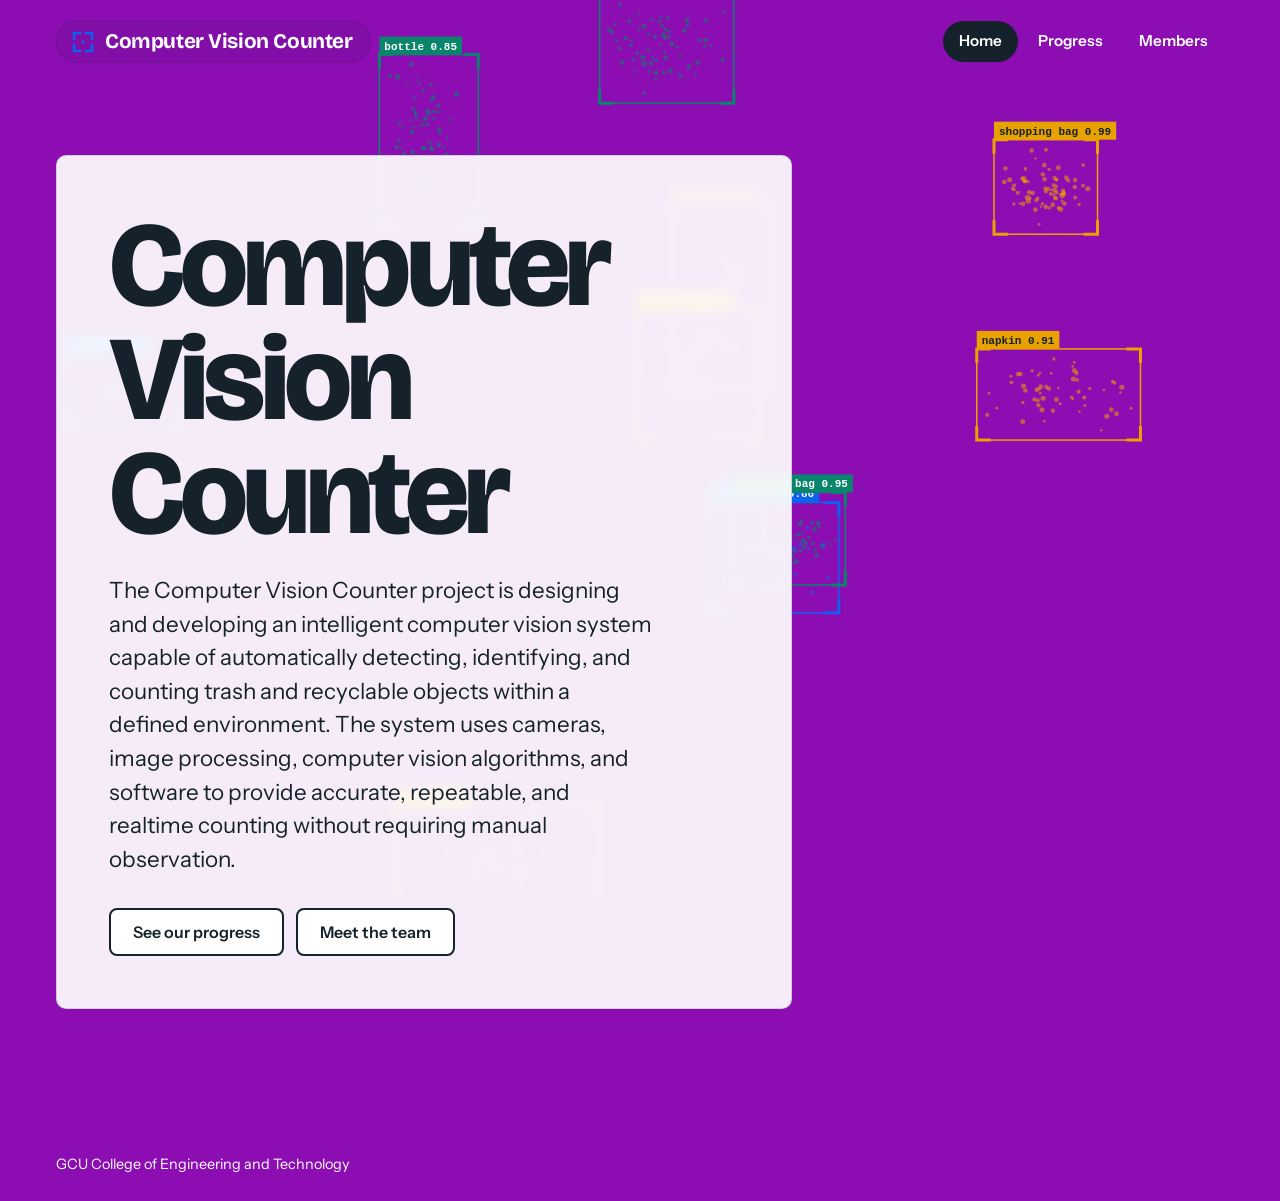
<file: index.html>
<!DOCTYPE html>
<html lang="en">
<head>
  <meta charset="UTF-8">
  <meta name="viewport" content="width=device-width, initial-scale=1">
  <title>Computer Vision Counter | GCU CET</title>
  <meta name="description" content="Sightline is a computer vision project that detects and tracks objects in video.">
  <link rel="preconnect" href="https://fonts.googleapis.com">
  <link rel="preconnect" href="https://fonts.gstatic.com" crossorigin>
  <link href="https://fonts.googleapis.com/css2?family=Bricolage+Grotesque:opsz,wght@12..96,700;800&family=Instrument+Sans:wght@400;600;700&display=swap" rel="stylesheet">
  <link rel="stylesheet" href="styles.css">
</head>
<body>
  <canvas id="cv-bg" aria-hidden="true"></canvas>

  <header class="site-header">
    <a class="brand" href="index.html">
      <svg viewBox="0 0 24 24" width="24" height="24" fill="none" stroke="#0b62f0" stroke-width="2.5" stroke-linecap="square" aria-hidden="true">
        <path d="M3 9V3h6M15 3h6v6M21 15v6h-6M9 21H3v-6"/>
        <circle cx="12" cy="12" r="1.6" fill="#0b62f0" stroke="none"/>
      </svg>
      Computer Vision Counter
    </a>
    <nav class="site-nav" aria-label="Main">
      <ul>
        <li><a href="index.html" aria-current="page">Home</a></li>
        <li><a href="progress.html">Progress</a></li>
        <li><a href="members.html">Members</a></li>
      </ul>
    </nav>
  </header>

  <main>
    <section class="hero">
      <div class="hero-inner">
        <h1>Computer Vision Counter</h1>
        <p class="lede">
          The Computer Vision Counter project is designing and developing an intelligent computer vision
        system capable of automatically detecting, identifying, and counting
        trash and recyclable objects within a defined environment. The system uses cameras,
        image processing, computer vision algorithms, and software to
        provide accurate, repeatable, and realtime counting without requiring
        manual observation.
        </p>
        <div class="hero-actions">
          <a class="btn btn-primary" href="progress.html">See our progress</a>
          <a class="btn btn-outline" href="members.html">Meet the team</a>
        </div>
      </div>
    </section>
  </main>

  <footer class="site-footer">GCU College of Engineering and Technology</footer>

  <script src="background.js"></script>
</body>
</html>
</file>
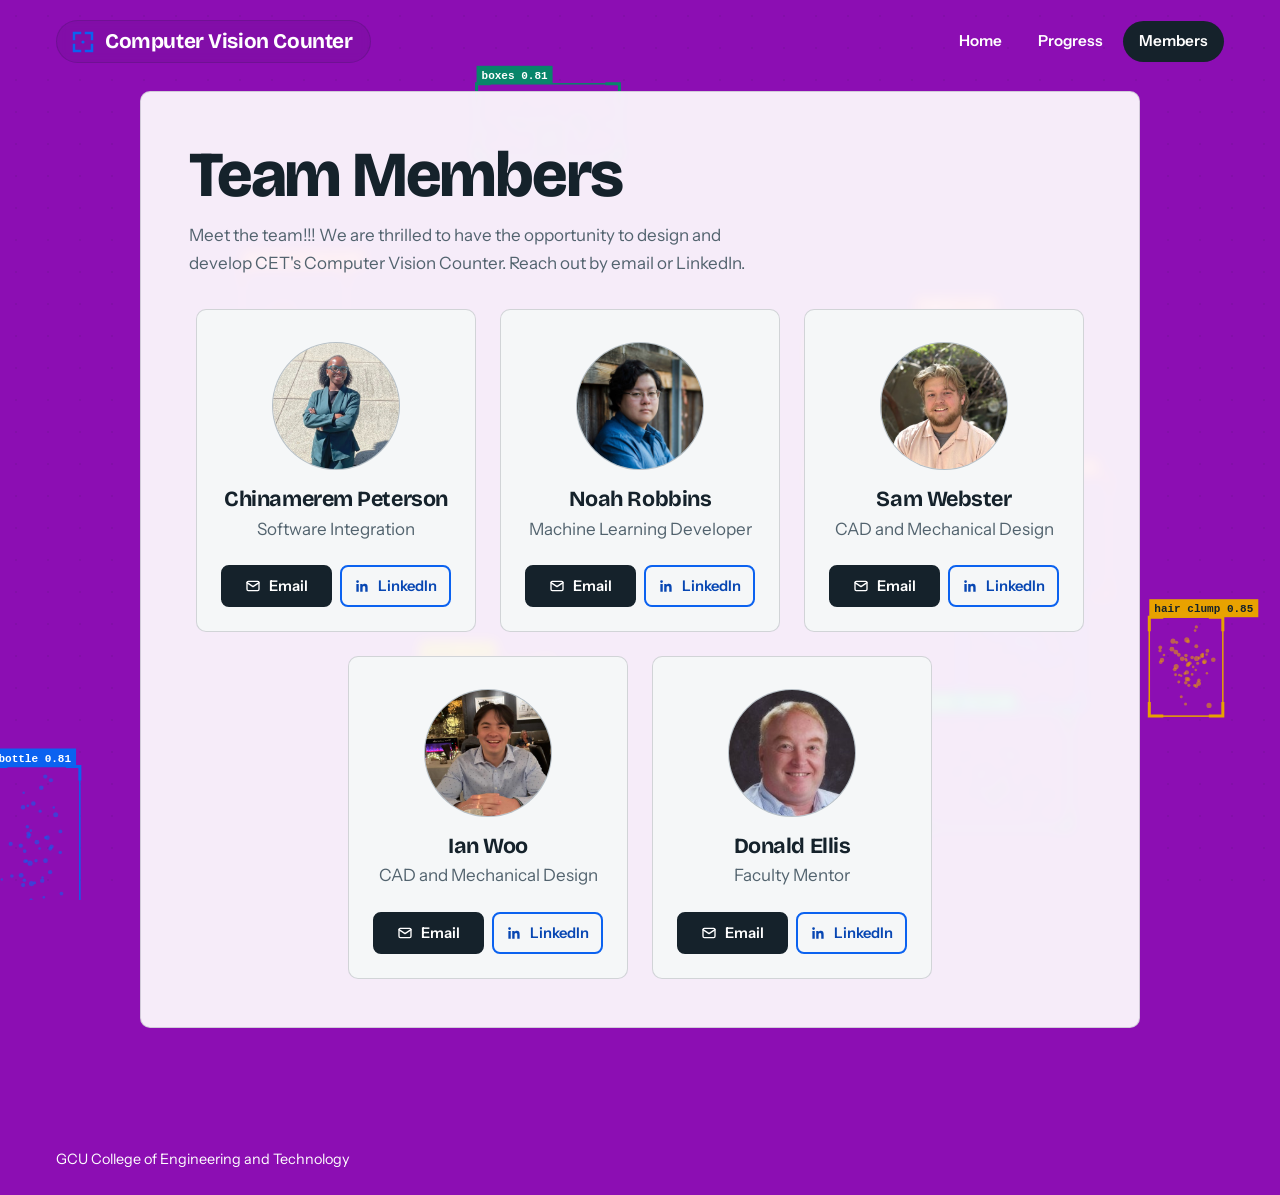
<file: members.html>
<!DOCTYPE html>
<html lang="en">
<head>
  <meta charset="UTF-8">
  <meta name="viewport" content="width=device-width, initial-scale=1">
  <title>Members | Computer Vision Counter</title>
  <meta name="description" content="Meet the five people building the Sightline computer vision project.">
  <link rel="preconnect" href="https://fonts.googleapis.com">
  <link rel="preconnect" href="https://fonts.gstatic.com" crossorigin>
  <link href="https://fonts.googleapis.com/css2?family=Bricolage+Grotesque:opsz,wght@12..96,700;800&family=Instrument+Sans:wght@400;600;700&display=swap" rel="stylesheet">
  <link rel="stylesheet" href="styles.css">
</head>
<body>
  <canvas id="cv-bg" aria-hidden="true"></canvas>

  <header class="site-header">
    <a class="brand" href="index.html">
      <svg viewBox="0 0 24 24" width="24" height="24" fill="none" stroke="#0b62f0" stroke-width="2.5" stroke-linecap="square" aria-hidden="true">
        <path d="M3 9V3h6M15 3h6v6M21 15v6h-6M9 21H3v-6"/>
        <circle cx="12" cy="12" r="1.6" fill="#0b62f0" stroke="none"/>
      </svg>
      Computer Vision Counter
    </a>
    <nav class="site-nav" aria-label="Main">
      <ul>
        <li><a href="index.html">Home</a></li>
        <li><a href="progress.html">Progress</a></li>
        <li><a href="members.html" aria-current="page">Members</a></li>
      </ul>
    </nav>
  </header>

  <main>
    <div class="panel">
    <div class="page-head">
      <h1>Team Members</h1>
      <p>Meet the team!!! We are thrilled to have the opportunity to design and develop CET's Computer Vision Counter. Reach out by email or LinkedIn.</p>
    </div>

   
    <div class="team">

      <article class="member">
        <img class="avatar" src="Chinamerem.jpg" width="128" height="128" alt="Photo" data-name="Chinamerem">
        <h2>Chinamerem Peterson</h2>
        <p class="role">Software Integration</p>
        <div class="actions">
          <a class="btn btn-primary" href="mailto:chinameremp214@gmail.com" aria-label="Email Chinamerem">
            <svg viewBox="0 0 24 24" width="16" height="16" fill="none" stroke="currentColor" stroke-width="2" stroke-linecap="round" stroke-linejoin="round" aria-hidden="true"><rect x="3" y="5" width="18" height="14" rx="2"/><path d="m3 7 9 6 9-6"/></svg>
            Email
          </a>
          <a class="btn btn-linkedin" href="https://www.linkedin.com/in/chinameremp/" target="_blank" rel="noopener noreferrer" aria-label="on LinkedIn (opens in a new tab)">
            <svg viewBox="0 0 24 24" width="16" height="16" fill="currentColor" aria-hidden="true"><path d="M20.45 20.45h-3.56v-5.57c0-1.33-.03-3.04-1.85-3.04-1.86 0-2.14 1.45-2.14 2.94v5.67H9.35V9h3.41v1.56h.05c.48-.9 1.64-1.85 3.37-1.85 3.6 0 4.27 2.37 4.27 5.46v6.28zM5.34 7.43a2.06 2.06 0 1 1 0-4.13 2.06 2.06 0 0 1 0 4.13zM7.12 20.45H3.56V9h3.56v11.45z"/></svg>
            LinkedIn
          </a>
        </div>
      </article>

      <article class="member">
        <img class="avatar" src="Noah.jpg" width="128" height="128" alt="Photo" data-name="Noah">
        <h2>Noah Robbins</h2>
        <p class="role">Machine Learning Developer</p>
        <div class="actions">
          <a class="btn btn-primary" href="mailto:noahrobbinson750@gmail.com" aria-label="Email Noah">
            <svg viewBox="0 0 24 24" width="16" height="16" fill="none" stroke="currentColor" stroke-width="2" stroke-linecap="round" stroke-linejoin="round" aria-hidden="true"><rect x="3" y="5" width="18" height="14" rx="2"/><path d="m3 7 9 6 9-6"/></svg>
            Email
          </a>
          <a class="btn btn-linkedin" href="https://www.linkedin.com/in/noahrobbins00/" target="_blank" rel="noopener noreferrer" aria-label="on LinkedIn (opens in a new tab)">
            <svg viewBox="0 0 24 24" width="16" height="16" fill="currentColor" aria-hidden="true"><path d="M20.45 20.45h-3.56v-5.57c0-1.33-.03-3.04-1.85-3.04-1.86 0-2.14 1.45-2.14 2.94v5.67H9.35V9h3.41v1.56h.05c.48-.9 1.64-1.85 3.37-1.85 3.6 0 4.27 2.37 4.27 5.46v6.28zM5.34 7.43a2.06 2.06 0 1 1 0-4.13 2.06 2.06 0 0 1 0 4.13zM7.12 20.45H3.56V9h3.56v11.45z"/></svg>
            LinkedIn
          </a>
        </div>
      </article>

      <article class="member">
        <img class="avatar" src="Sam.jpg" width="128" height="128" alt="Photo" data-name="Sam">
        <h2>Sam Webster</h2>
        <p class="role">CAD and Mechanical Design</p>
        <div class="actions">
          <a class="btn btn-primary" href="mailto:Samwisetheinventor@gmail.com" aria-label="Email Sam">
            <svg viewBox="0 0 24 24" width="16" height="16" fill="none" stroke="currentColor" stroke-width="2" stroke-linecap="round" stroke-linejoin="round" aria-hidden="true"><rect x="3" y="5" width="18" height="14" rx="2"/><path d="m3 7 9 6 9-6"/></svg>
            Email
          </a>
          <a class="btn btn-linkedin" href="https://www.linkedin.com/in/samwisetheinventor/" target="_blank" rel="noopener noreferrer" aria-label="on LinkedIn (opens in a new tab)">
            <svg viewBox="0 0 24 24" width="16" height="16" fill="currentColor" aria-hidden="true"><path d="M20.45 20.45h-3.56v-5.57c0-1.33-.03-3.04-1.85-3.04-1.86 0-2.14 1.45-2.14 2.94v5.67H9.35V9h3.41v1.56h.05c.48-.9 1.64-1.85 3.37-1.85 3.6 0 4.27 2.37 4.27 5.46v6.28zM5.34 7.43a2.06 2.06 0 1 1 0-4.13 2.06 2.06 0 0 1 0 4.13zM7.12 20.45H3.56V9h3.56v11.45z"/></svg>
            LinkedIn
          </a>
        </div>
      </article>

      <article class="member">
        <img class="avatar" src="Ian.jpg" width="128" height="128" alt="Photo" data-name="Ian">
        <h2>Ian Woo</h2>
        <p class="role">CAD and Mechanical Design</p>
        <div class="actions">
          <a class="btn btn-primary" href="mailto:Ianwwoo@icloud.com" aria-label="Email Ian">
            <svg viewBox="0 0 24 24" width="16" height="16" fill="none" stroke="currentColor" stroke-width="2" stroke-linecap="round" stroke-linejoin="round" aria-hidden="true"><rect x="3" y="5" width="18" height="14" rx="2"/><path d="m3 7 9 6 9-6"/></svg>
            Email
          </a>
          <a class="btn btn-linkedin" href="https://www.linkedin.com/in/ian-woo-776401348/" target="_blank" rel="noopener noreferrer" aria-label="on LinkedIn (opens in a new tab)">
            <svg viewBox="0 0 24 24" width="16" height="16" fill="currentColor" aria-hidden="true"><path d="M20.45 20.45h-3.56v-5.57c0-1.33-.03-3.04-1.85-3.04-1.86 0-2.14 1.45-2.14 2.94v5.67H9.35V9h3.41v1.56h.05c.48-.9 1.64-1.85 3.37-1.85 3.6 0 4.27 2.37 4.27 5.46v6.28zM5.34 7.43a2.06 2.06 0 1 1 0-4.13 2.06 2.06 0 0 1 0 4.13zM7.12 20.45H3.56V9h3.56v11.45z"/></svg>
            LinkedIn
          </a>
        </div>
      </article>

      <article class="member">
        <img class="avatar" src="Don.jpg" width="128" height="128" alt="Photo" data-name="Mentor">
        <h2>Donald Ellis</h2>
        <p class="role">Faculty Mentor</p>
        <div class="actions">
          <a class="btn btn-primary" href="mailto:Donald.Ellis@gcu.edu" aria-label="Email Don Ellis">
            <svg viewBox="0 0 24 24" width="16" height="16" fill="none" stroke="currentColor" stroke-width="2" stroke-linecap="round" stroke-linejoin="round" aria-hidden="true"><rect x="3" y="5" width="18" height="14" rx="2"/><path d="m3 7 9 6 9-6"/></svg>
            Email
          </a>
          <a class="btn btn-linkedin" href="https://www.linkedin.com/in/donkellis/" target="_blank" rel="noopener noreferrer" aria-label="on LinkedIn (opens in a new tab)">
            <svg viewBox="0 0 24 24" width="16" height="16" fill="currentColor" aria-hidden="true"><path d="M20.45 20.45h-3.56v-5.57c0-1.33-.03-3.04-1.85-3.04-1.86 0-2.14 1.45-2.14 2.94v5.67H9.35V9h3.41v1.56h.05c.48-.9 1.64-1.85 3.37-1.85 3.6 0 4.27 2.37 4.27 5.46v6.28zM5.34 7.43a2.06 2.06 0 1 1 0-4.13 2.06 2.06 0 0 1 0 4.13zM7.12 20.45H3.56V9h3.56v11.45z"/></svg>
            LinkedIn
          </a>
        </div>
      </article>

    </div>
    </div>
  </main>

  <footer class="site-footer">GCU College of Engineering and Technology</footer>

  <script>
    // If a photo file is missing, show the member's initials instead of a broken image.
    document.querySelectorAll("img.avatar").forEach((img) => {
      const useInitials = () => {
        const initials = (img.dataset.name || "")
          .split(/\s+/)
          .map((part) => part[0] || "")
          .join("")
          .slice(0, 2)
          .toUpperCase();
        const svg =
          "<svg xmlns='http://www.w3.org/2000/svg' width='256' height='256'>" +
          "<rect width='256' height='256' fill='#d5dee3'/>" +
          "<text x='50%' y='50%' dy='.35em' text-anchor='middle' font-family='sans-serif' " +
          "font-size='96' font-weight='700' fill='#15222b'>" + initials + "</text></svg>";
        img.src = "data:image/svg+xml;utf8," + encodeURIComponent(svg);
      };
      img.addEventListener("error", useInitials, { once: true });
      if (img.complete && img.naturalWidth === 0) useInitials();
    });
  </script>
  <script src="background.js"></script>
</body>
</html>
</file>
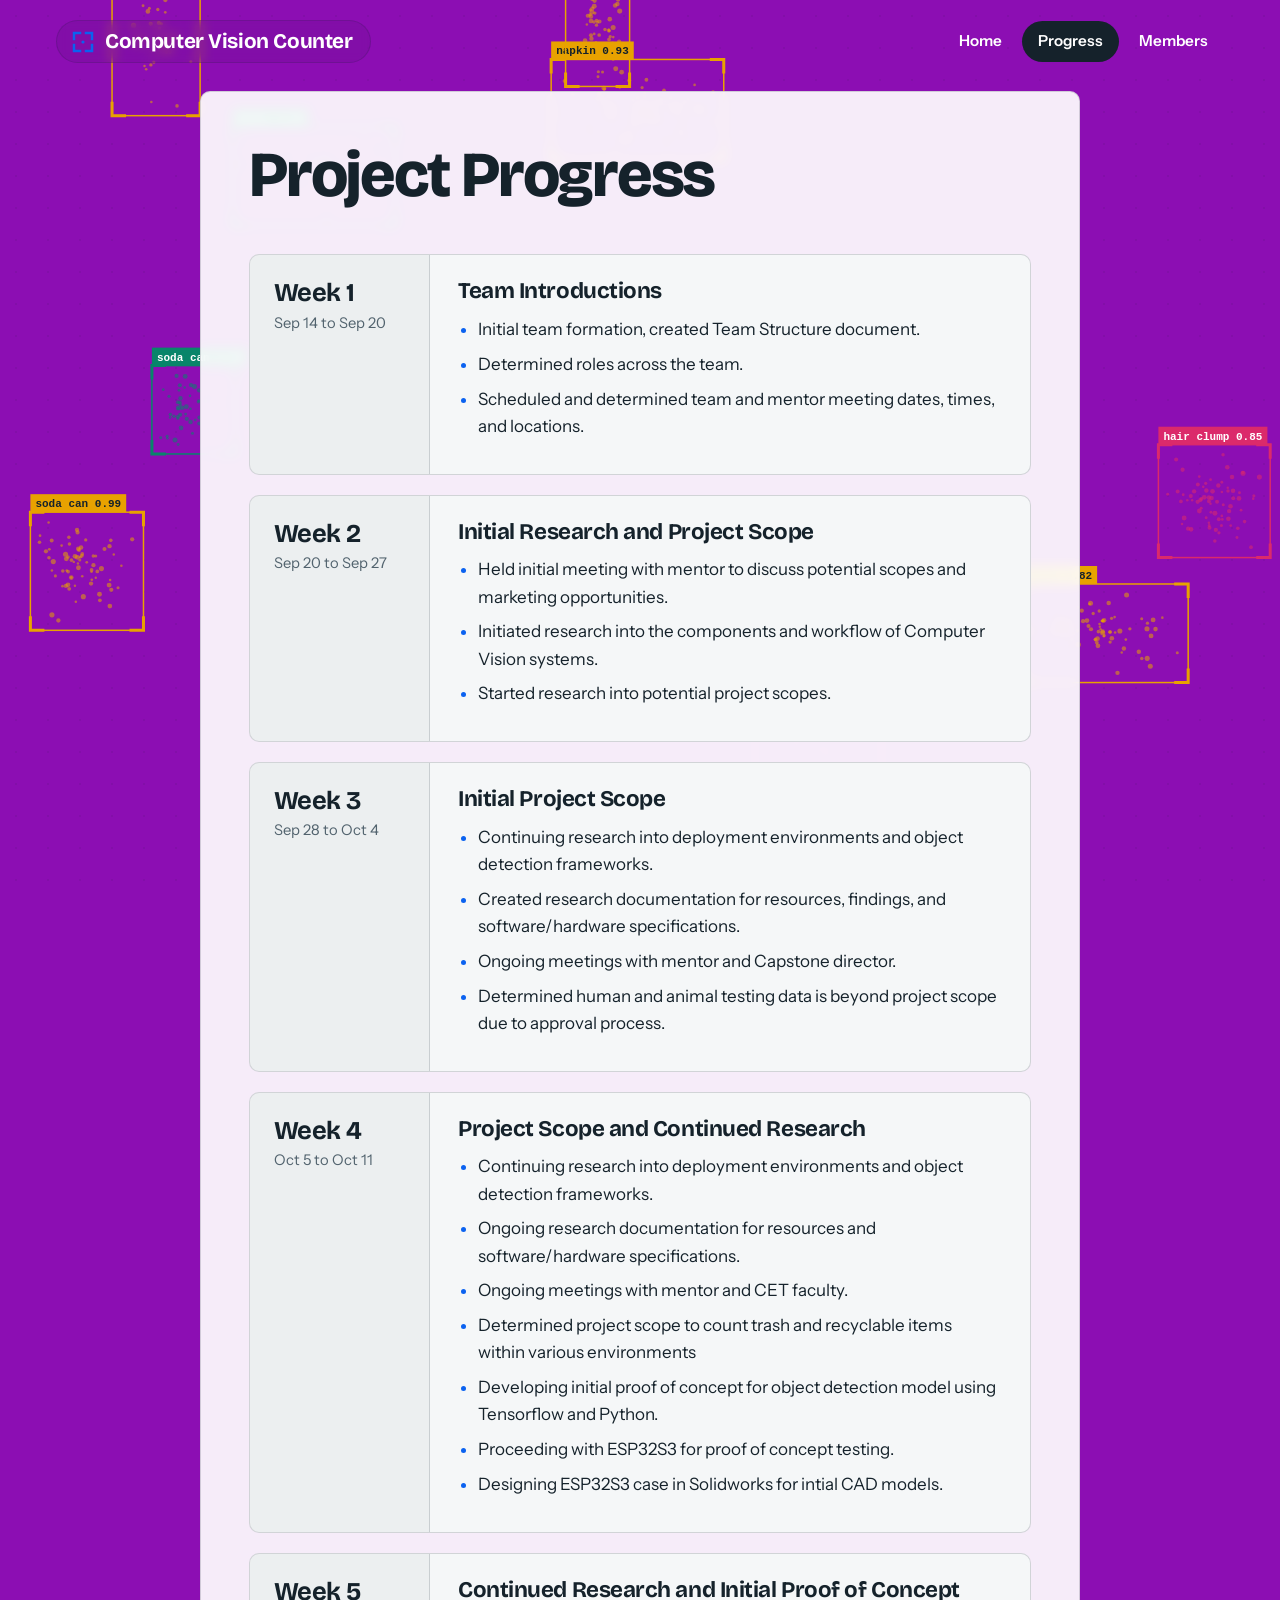
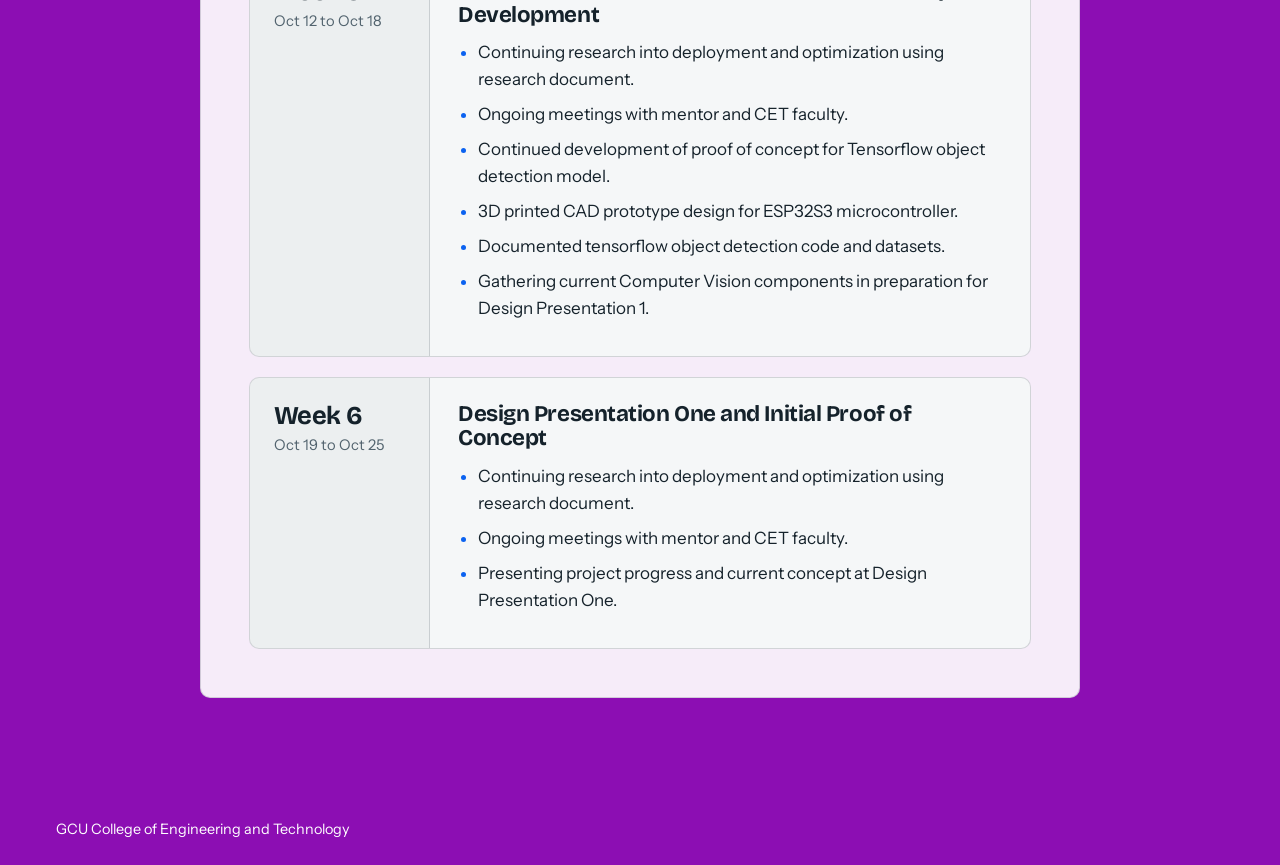
<file: progress.html>
<!DOCTYPE html>
<html lang="en">
<head>
  <meta charset="UTF-8">
  <meta name="viewport" content="width=device-width, initial-scale=1">
  <title>Progress | Computer Vision Counter</title>
  <meta name="description" content="Weekly progress updates for the Sightline computer vision project.">
  <link rel="preconnect" href="https://fonts.googleapis.com">
  <link rel="preconnect" href="https://fonts.gstatic.com" crossorigin>
  <link href="https://fonts.googleapis.com/css2?family=Bricolage+Grotesque:opsz,wght@12..96,700;800&family=Instrument+Sans:wght@400;600;700&display=swap" rel="stylesheet">
  <link rel="stylesheet" href="styles.css">
</head>
<body>
  <canvas id="cv-bg" aria-hidden="true"></canvas>

  <header class="site-header">
    <a class="brand" href="index.html">
      <svg viewBox="0 0 24 24" width="24" height="24" fill="none" stroke="#0b62f0" stroke-width="2.5" stroke-linecap="square" aria-hidden="true">
        <path d="M3 9V3h6M15 3h6v6M21 15v6h-6M9 21H3v-6"/>
        <circle cx="12" cy="12" r="1.6" fill="#0b62f0" stroke="none"/>
      </svg>
      Computer Vision Counter
    </a>
    <nav class="site-nav" aria-label="Main">
      <ul>
        <li><a href="index.html">Home</a></li>
        <li><a href="progress.html" aria-current="page">Progress</a></li>
        <li><a href="members.html">Members</a></li>
      </ul>
    </nav>
  </header>

  <main>
    <div class="panel panel--narrow">
    <div class="page-head">
      <h1>Project Progress</h1>
      <p></p>
    </div>

    <div class="feed">


      <!--

      <article class="post">
        <div class="post-date">
          <span class="post-week">Week #</span>
          <span class="post-range">
            <time datetime="2026-10-26">Oct 26</time> to <time datetime="2026-11-01">Nov 1</time>
          </span>
        </div>
        <div class="post-body">
          <h2>current main task</h2>
          <ul>
            <li>bullet 1</li>
            <li>bullet 2</li>
            <li>bullet 3</li>
          </ul>
        </div>
      </article>


      -->


      
      <article class="post">
        <div class="post-date">
          <span class="post-week">Week 1</span>
          <span class="post-range">
            <time datetime="2026-09-14">Sep 14</time> to <time datetime="2026-09-20">Sep 20</time>
          </span>
        </div>
        <div class="post-body">
          <h2>Team Introductions</h2>
          <ul>
            <li>Initial team formation, created Team Structure document.</li>
            <li>Determined roles across the team.</li>
            <li>Scheduled and determined team and mentor meeting dates, times, and locations.</li>
          </ul>
        </div>
      </article>


      <article class="post">
        <div class="post-date">
          <span class="post-week">Week 2</span>
          <span class="post-range">
            <time datetime="2026-09-20">Sep 20</time> to <time datetime="2026-09-27">Sep 27</time>
          </span>
        </div>
        <div class="post-body">
          <h2>Initial Research and Project Scope</h2>
          <ul>
            <li>Held initial meeting with mentor to discuss potential scopes and marketing opportunities.</li>
            <li>Initiated research into the components and workflow of Computer Vision systems.</li>
            <li>Started research into potential project scopes.</li>
          </ul>
        </div>
      </article>


      <article class="post">
        <div class="post-date">
          <span class="post-week">Week 3</span>
          <span class="post-range">
            <time datetime="2026-09-28">Sep 28</time> to <time datetime="2026-10-04">Oct 4</time>
          </span>
        </div>
        <div class="post-body">
          <h2>Initial Project Scope</h2>
          <ul>
            <li>Continuing research into deployment environments and object detection frameworks.</li>
            <li>Created research documentation for resources, findings, and software/hardware specifications.</li>
            <li>Ongoing meetings with mentor and Capstone director.</li>
            <li>Determined human and animal testing data is beyond project scope due to approval process.</li>
          </ul>
        </div>
      </article>

      <article class="post">
        <div class="post-date">
          <span class="post-week">Week 4</span>
          <span class="post-range">
            <time datetime="2026-10-05">Oct 5</time> to <time datetime="2026-10-11">Oct 11</time>
          </span>
        </div>
        <div class="post-body">
          <h2>Project Scope and Continued Research</h2>
          <ul>
            <li>Continuing research into deployment environments and object detection frameworks.</li>
            <li>Ongoing research documentation for resources and software/hardware specifications.</li>
            <li>Ongoing meetings with mentor and CET faculty.</li>
            <li>Determined project scope to count trash and recyclable items within various environments</li>
            <li>Developing initial proof of concept for object detection model using Tensorflow and Python.</li>
            <li>Proceeding with ESP32S3 for proof of concept testing.</li>
            <li>Designing ESP32S3 case in Solidworks for intial CAD models.</li>
          </ul>
        </div>
      </article>

      <article class="post">
        <div class="post-date">
          <span class="post-week">Week 5</span>
          <span class="post-range">
            <time datetime="2026-10-12">Oct 12</time> to <time datetime="2026-10-18">Oct 18</time>
          </span>
        </div>
        <div class="post-body">
          <h2>Continued Research and Initial Proof of Concept Development</h2>
          <ul>
            <li>Continuing research into deployment and optimization using research document.</li>
            <li>Ongoing meetings with mentor and CET faculty.</li>
            <li>Continued development of proof of concept for Tensorflow object detection model.</li>
            <li>3D printed CAD prototype design for ESP32S3 microcontroller.</li>
            <li>Documented tensorflow object detection code and datasets.</li>
            <li>Gathering current Computer Vision components in preparation for Design Presentation 1.</li>
          </ul>
        </div>
      </article>

      <article class="post">
        <div class="post-date">
          <span class="post-week">Week 6</span>
          <span class="post-range">
            <time datetime="2026-10-19">Oct 19</time> to <time datetime="2026-10-25">Oct 25</time>
          </span>
        </div>
        <div class="post-body">
          <h2>Design Presentation One and Initial Proof of Concept</h2>
          <ul>
            <li>Continuing research into deployment and optimization using research document.</li>
            <li>Ongoing meetings with mentor and CET faculty.</li>
            <li>Presenting project progress and current concept at Design Presentation One.</li>
          </ul>
        </div>
      </article>

    </div>
    </div>
  </main>
     

      

  <footer class="site-footer">GCU College of Engineering and Technology</footer>
  <script src="background.js"></script>
</body>
</html>
</file>
<file: styles.css>
/* ---------- Tokens ---------- */
:root {
  --bg: #8c0eb3;
  --surface: #ffffff;
  --ink: #15222b;
  --muted: #52636e;
  --line: rgba(21, 34, 43, 0.16);
  --blue: #0b62f0;
  --blue-deep: #0847b3;
  --radius: 10px;
  --font-display: "Bricolage Grotesque", "Trebuchet MS", system-ui, sans-serif;
  --font-body: "Instrument Sans", system-ui, -apple-system, "Segoe UI", sans-serif;
}

/* ---------- Base ---------- */
*,
*::before,
*::after {
  box-sizing: border-box;
}

html {
  -webkit-text-size-adjust: 100%;
}

body {
  margin: 0;
  min-height: 100vh;
  display: flex;
  flex-direction: column;
  background: var(--bg);
  color: var(--ink);
  font: 400 1.0625rem/1.6 var(--font-body);
}

h1,
h2 {
  font-family: var(--font-display);
  line-height: 1.1;
  letter-spacing: -0.02em;
}

a {
  color: var(--blue-deep);
}

:focus-visible {
  outline: 3px solid var(--blue);
  outline-offset: 3px;
}

main {
  position: relative;
  z-index: 1;
  flex: 1;
}

/* ---------- Header and nav ---------- */
.site-header {
  position: relative;
  z-index: 2;
  display: flex;
  align-items: center;
  justify-content: space-between;
  flex-wrap: wrap;
  gap: 12px 24px;
  padding: 20px clamp(20px, 5vw, 56px);
}

.brand {
  display: inline-flex;
  align-items: center;
  gap: 10px;
  padding: 8px 18px 8px 14px;
  background: rgba(21, 34, 43, 0.08);
  border: 1px solid var(--line);
  border-radius: 999px;
  color: #fff;
  font: 700 1.3rem var(--font-display);
  letter-spacing: -0.02em;
  text-decoration: none;
  -webkit-backdrop-filter: blur(6px);
  backdrop-filter: blur(6px);
  transition: background-color 0.15s;
}

.brand:hover {
  background: #4a46466b;
}

.site-nav ul {
  display: flex;
  gap: 4px;
  margin: 0;
  padding: 0;
  list-style: none;
}

.site-nav a {
  display: block;
  padding: 8px 16px;
  border-radius: 999px;
  color: #fff;
  font-size: 0.95rem;
  font-weight: 600;
  text-decoration: none;
}

.site-nav a:hover {
  background: rgba(21, 34, 43, 0.08);
}

.site-nav a[aria-current="page"] {
  background: var(--ink);
  color: #fff;
}

/* ---------- Buttons ---------- */
.btn {
  display: inline-flex;
  align-items: center;
  justify-content: center;
  gap: 8px;
  padding: 12px 22px;
  border: 2px solid var(--ink);
  border-radius: 8px;
  font: 600 1rem var(--font-body);
  text-decoration: none;
  cursor: pointer;
  transition: background-color 0.15s, color 0.15s, border-color 0.15s;
}

.btn-primary {
  background: var(--ink);
  color: #fff;
}

.btn-primary:hover {
  background: var(--blue);
  border-color: var(--blue);
}

.btn-outline {
  background: transparent;
  color: var(--ink);
}

.btn-outline:hover {
  background: var(--ink);
  color: #fff;
}

.btn-linkedin {
  background: transparent;
  border-color: var(--blue);
  color: var(--blue-deep);
}

.btn-linkedin:hover {
  background: var(--blue);
  color: #fff;
}

/* ---------- Home ---------- */
#cv-bg {
  position: fixed;
  inset: 0;
  z-index: 0;
  width: 100%;
  height: 100%;
  pointer-events: none;
}

.hero {
  display: flex;
  align-items: center;
  min-height: calc(100vh - 84px);
  padding: clamp(24px, 6vw, 72px) clamp(20px, 5vw, 56px) clamp(56px, 10vw, 120px);
}
/*text box background*/
.hero-inner {
  max-width: 46rem;
  padding: clamp(28px, 5vw, 52px);
  background: rgba(255, 255, 255, 0.92);
  border: 1px solid var(--line);
  border-radius: var(--radius);
  -webkit-backdrop-filter: blur(6px);
  backdrop-filter: blur(6px);
}

.hero h1 {
  margin: 0 0 24px;
  font-size: clamp(3.4rem, 11vw, 7.5rem);
  font-weight: 800;
  line-height: 0.95;
  letter-spacing: -0.04em;
}

.lede {
  max-width: 34rem;
  margin: 0 0 32px;
  font-size: clamp(1.15rem, 2.2vw, 1.4rem);
  line-height: 1.5;
}

.hero-actions {
  display: flex;
  flex-wrap: wrap;
  gap: 12px;
}

.hero-actions .btn {
  background: #fff;
  border-color: var(--ink);
  color: var(--ink);
}

.hero-actions .btn:hover {
  background: #e6ebed;
  border-color: var(--ink);
  color: var(--ink);
}

/* ---------- Inner page heading ---------- */
.page-head {
  max-width: 1000px;
  margin: 0 auto;
  padding: clamp(24px, 5vw, 56px) clamp(20px, 5vw, 32px) 8px;
}

.page-head h1 {
  margin: 0 0 12px;
  font-size: clamp(2.5rem, 6vw, 4rem);
  font-weight: 800;
  letter-spacing: -0.035em;
}

.page-head p {
  max-width: 36rem;
  margin: 0;
  color: var(--muted);
}

/* ---------- Centered panel (Progress/Members) ---------- */
.panel {
  width: min(1000px, calc(100% - 2 * clamp(20px, 5vw, 56px)));
  margin: 8px auto 96px;
  padding: clamp(24px, 4vw, 48px);
  background: rgba(255, 255, 255, 0.92);
  border: 1px solid var(--line);
  border-radius: var(--radius);
  -webkit-backdrop-filter: blur(6px);
  backdrop-filter: blur(6px);
}

.panel--narrow {
  max-width: 880px;
}

.panel .page-head,
.panel .feed,
.panel .team {
  max-width: none;
  margin: 0;
  padding: 0;
}

.panel .page-head {
  padding-bottom: 8px;
}

.panel .feed,
.panel .team {
  padding-top: 24px;
}

/* light tint on cards */
.panel .post,
.panel .member {
  background: #f5f7f8;
}

/* ---------- Progress ---------- */
.feed {
  display: flex;
  flex-direction: column;
  gap: 20px;
  max-width: 820px;
  margin: 0 auto;
  padding: 32px clamp(20px, 5vw, 32px) 96px;
}

.post {
  display: grid;
  grid-template-columns: 180px 1fr;
  overflow: hidden;
  background: var(--surface);
  border: 1px solid var(--line);
  border-radius: var(--radius);
}

.post-date {
  display: flex;
  flex-direction: column;
  gap: 4px;
  padding: 24px;
  background: rgba(21, 34, 43, 0.035);
  border-right: 1px solid var(--line);
}

.post-week {
  font: 700 1.6rem/1.1 var(--font-display);
  letter-spacing: -0.02em;
}

.post-range {
  color: var(--muted);
  font-size: 0.92rem;
}

.post-body {
  padding: 24px 28px 26px;
}

.post-body h2 {
  margin: 0 0 12px;
  font-size: 1.4rem;
}

.post-body ul {
  margin: 0;
  padding-left: 1.2em;
}

.post-body li {
  margin: 0.45em 0;
}

.post-body li::marker {
  color: var(--blue);
}

@media (max-width: 640px) {
  .post {
    grid-template-columns: 1fr;
  }

  .post-date {
    flex-flow: row wrap;
    align-items: baseline;
    gap: 4px 14px;
    border-right: 0;
    border-bottom: 1px solid var(--line);
  }
}

/* ---------- Members ---------- */
.team {
  display: flex;
  flex-wrap: wrap;
  justify-content: center;
  gap: 24px;
  max-width: 1000px;
  margin: 0 auto;
  padding: 32px clamp(20px, 5vw, 32px) 96px;
}

.member {
  display: flex;
  flex: 0 0 280px;
  flex-direction: column;
  align-items: center;
  max-width: 100%;
  padding: 32px 24px 24px;
  background: var(--surface);
  border: 1px solid var(--line);
  border-radius: var(--radius);
  text-align: center;
}

.avatar {
  width: 128px;
  height: 128px;
  margin-bottom: 18px;
  background: #d5dee3;
  border: 1px solid var(--line);
  border-radius: 50%;
  object-fit: cover; /* scales images */
}

.member h2 {
  margin: 0;
  font-size: 1.35rem;
}

.role {
  margin: 4px 0 0;
  color: var(--muted);
}

.actions {
  display: flex;
  gap: 8px;
  width: 100%;
  margin-top: 22px;
}

.actions .btn {
  flex: 1;
  padding: 10px 8px;
  font-size: 0.92rem;
}

/* ---------- Footer ---------- */
.site-footer {
  position: relative;
  z-index: 1;
  padding: 24px clamp(20px, 5vw, 56px);
  color: #fff;
  font-size: 0.9rem;
}
</file>
